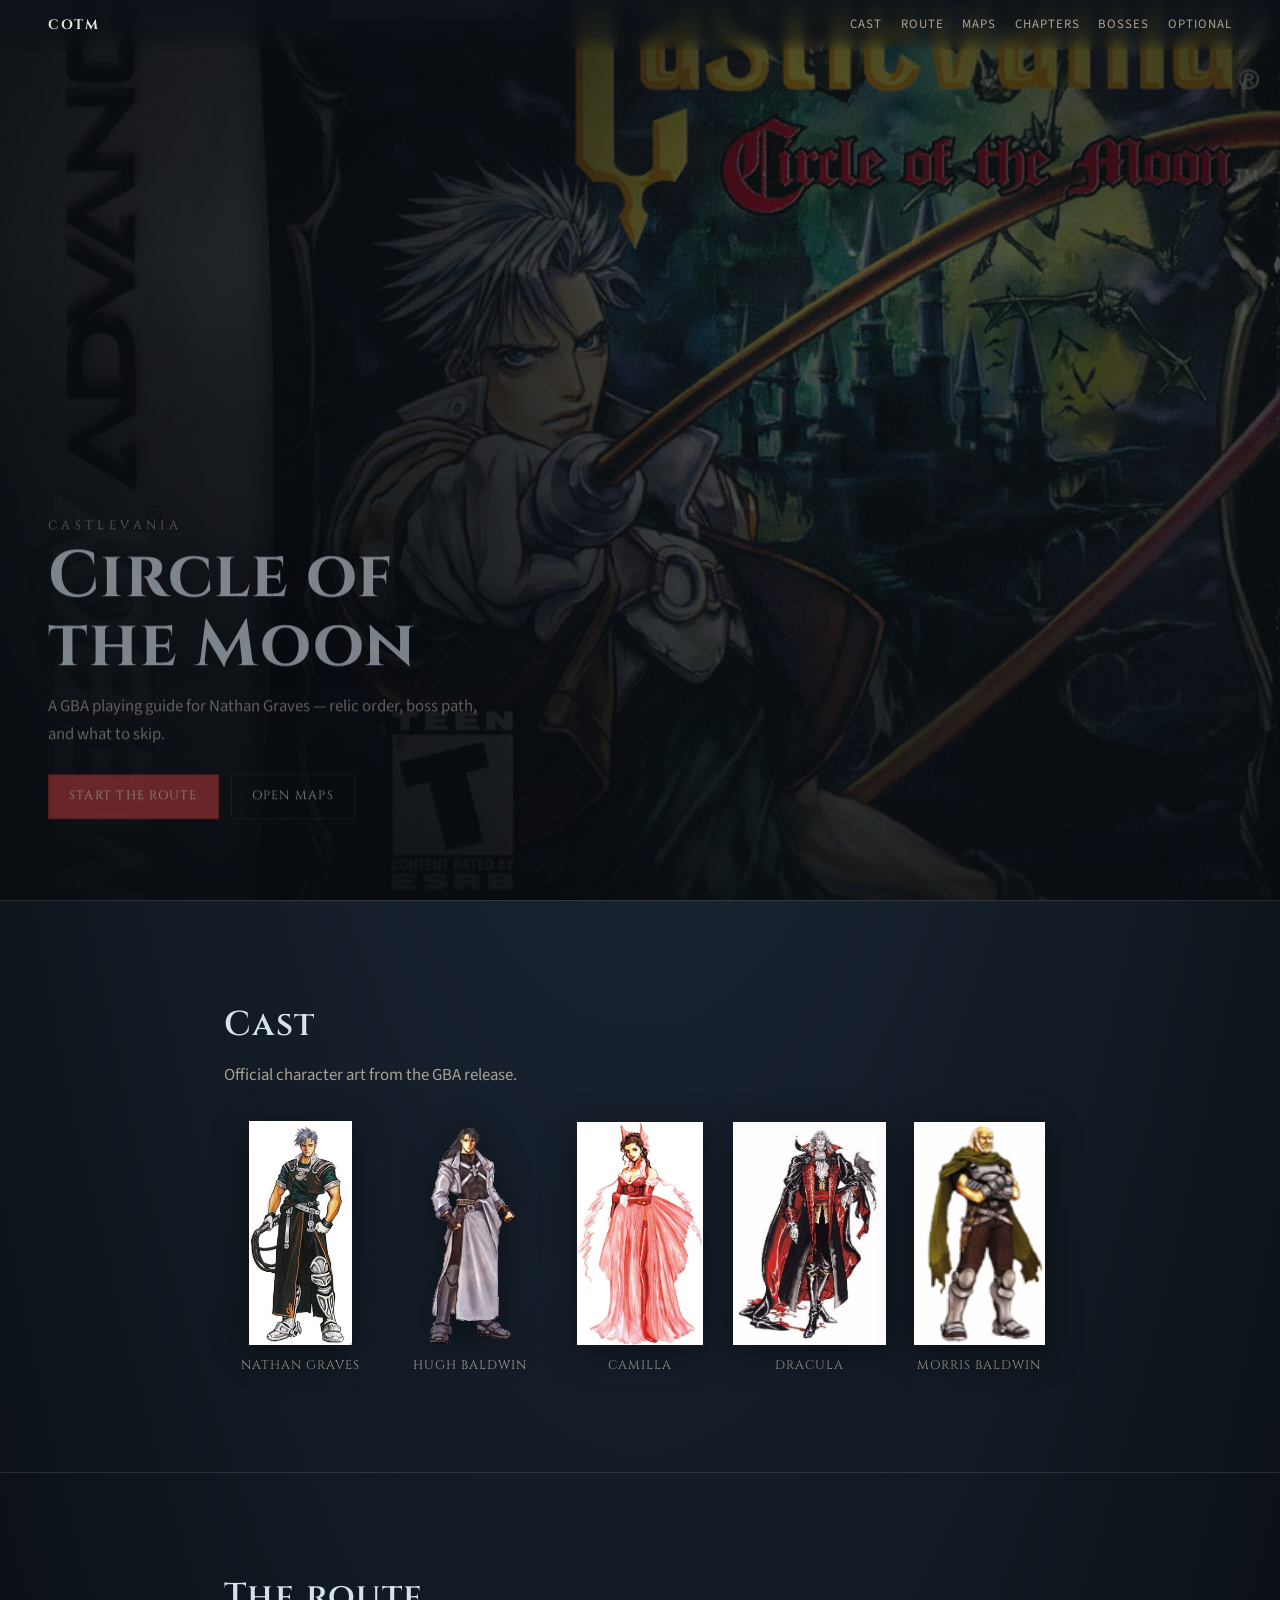
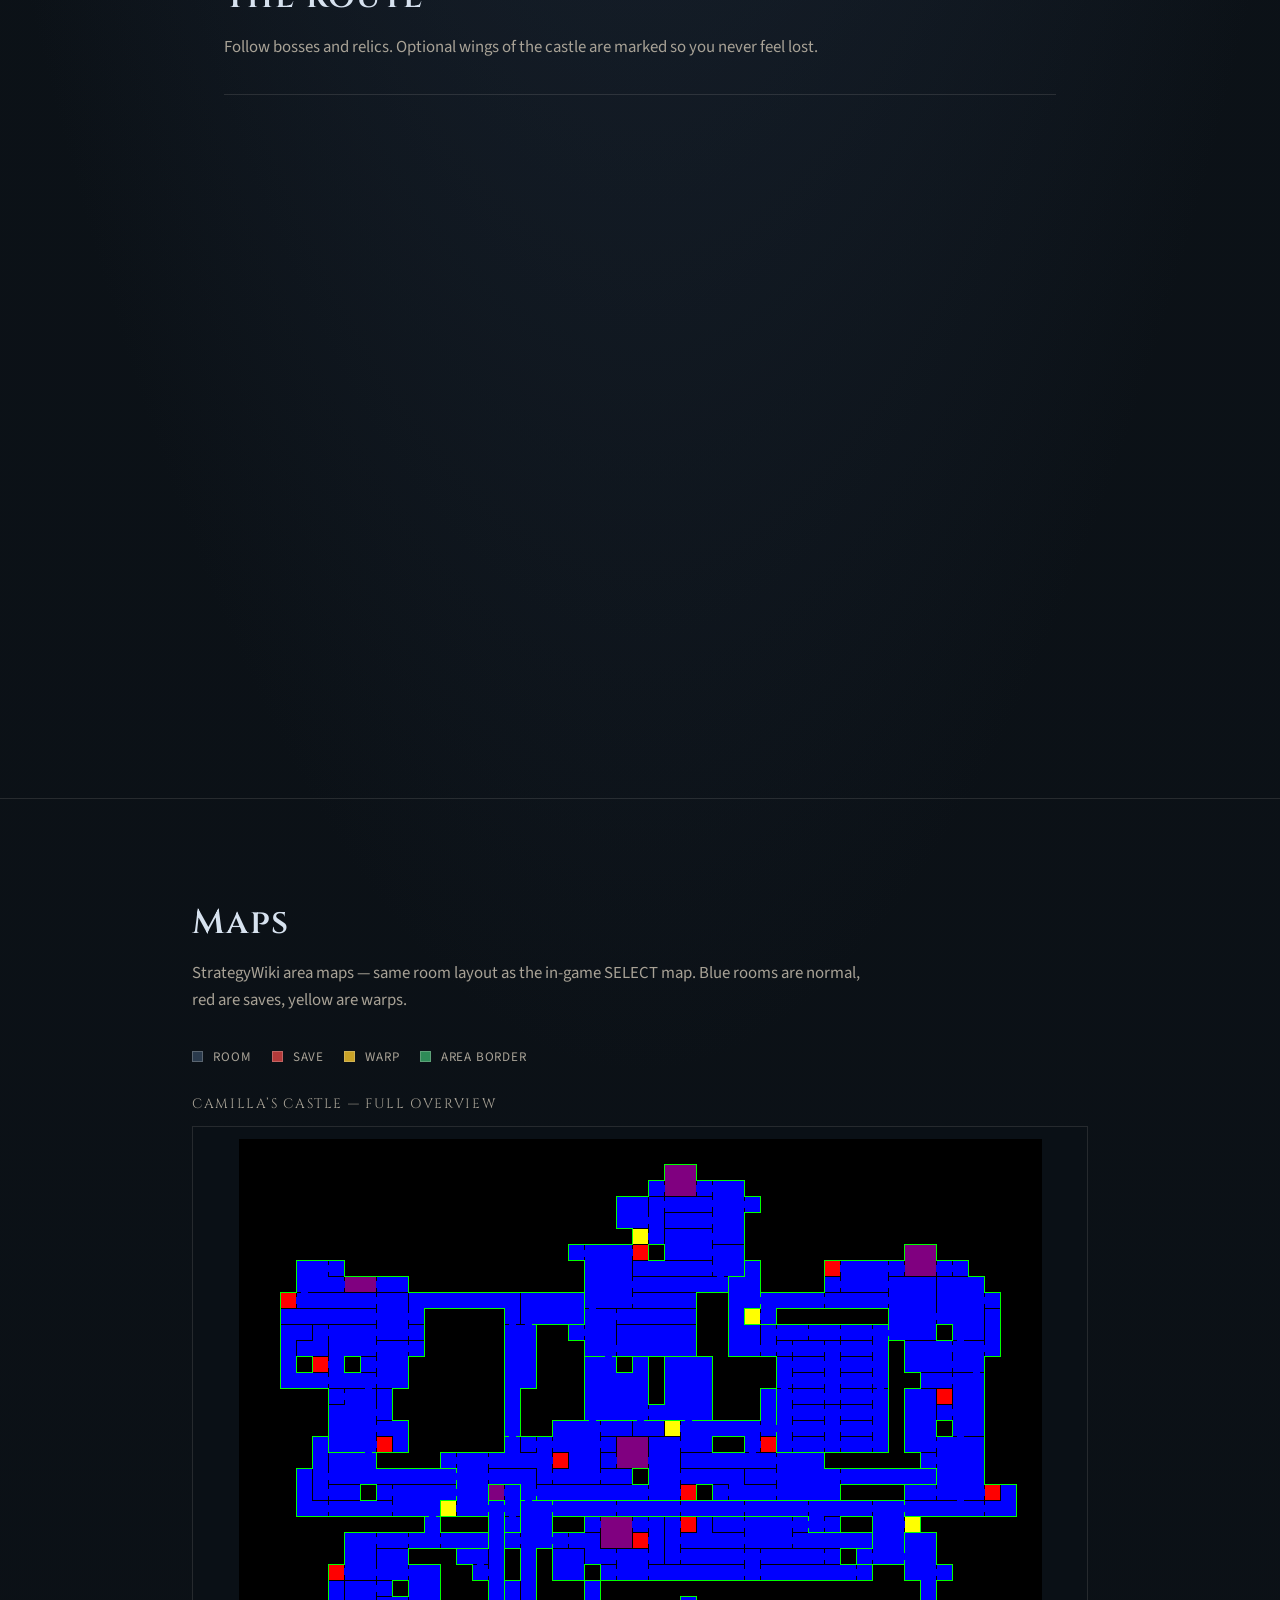
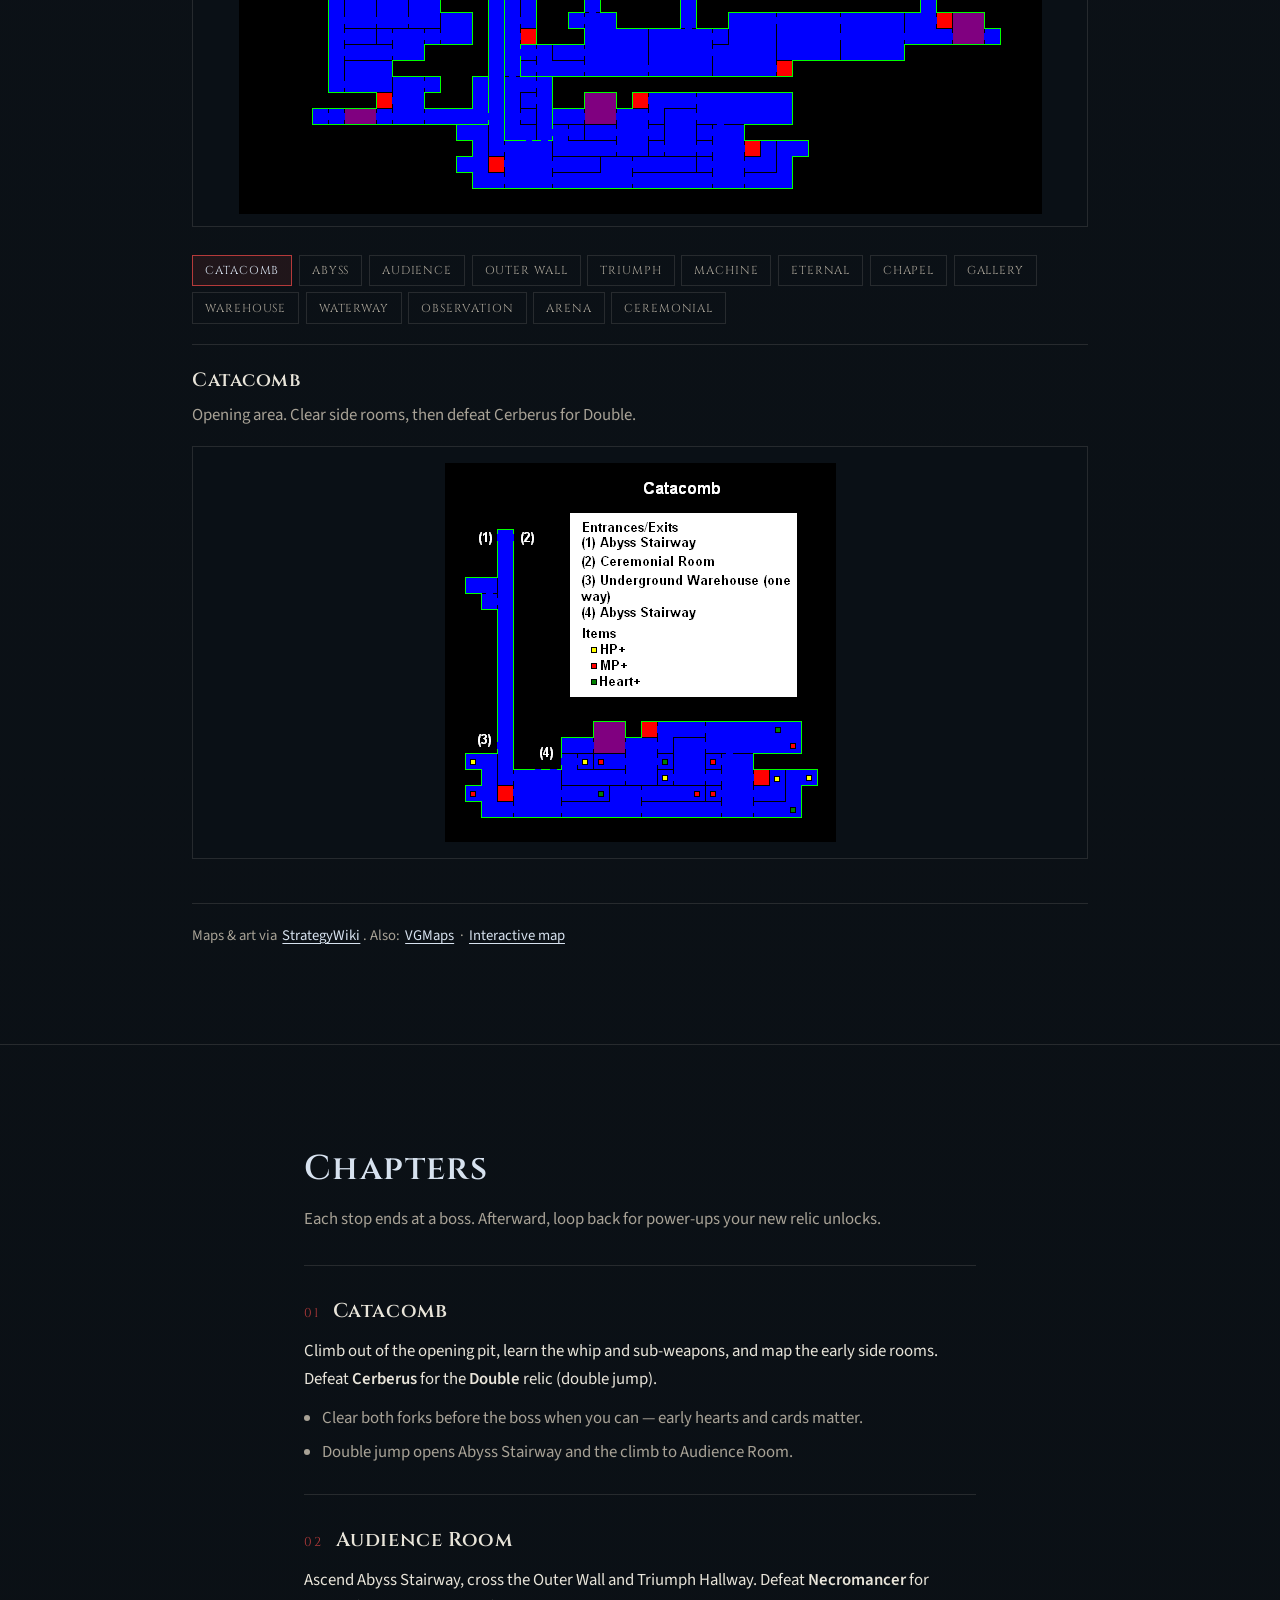
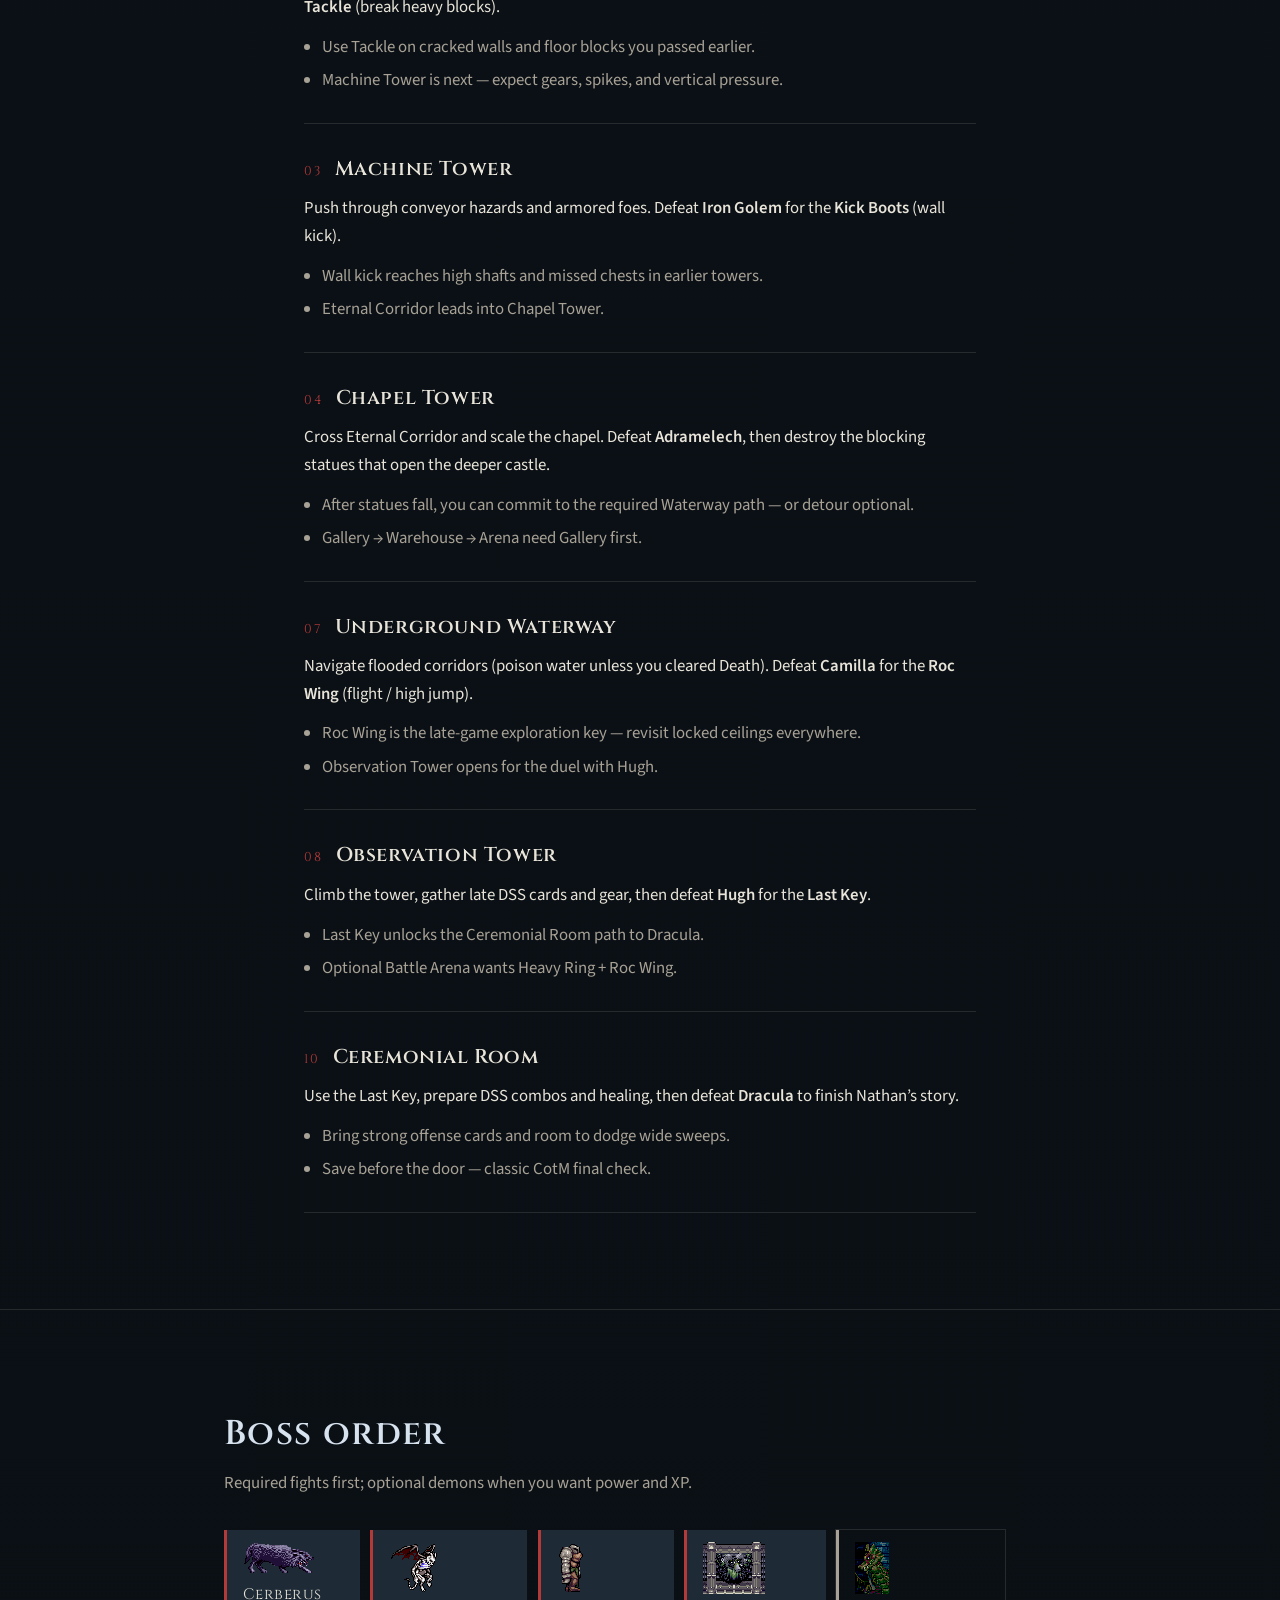
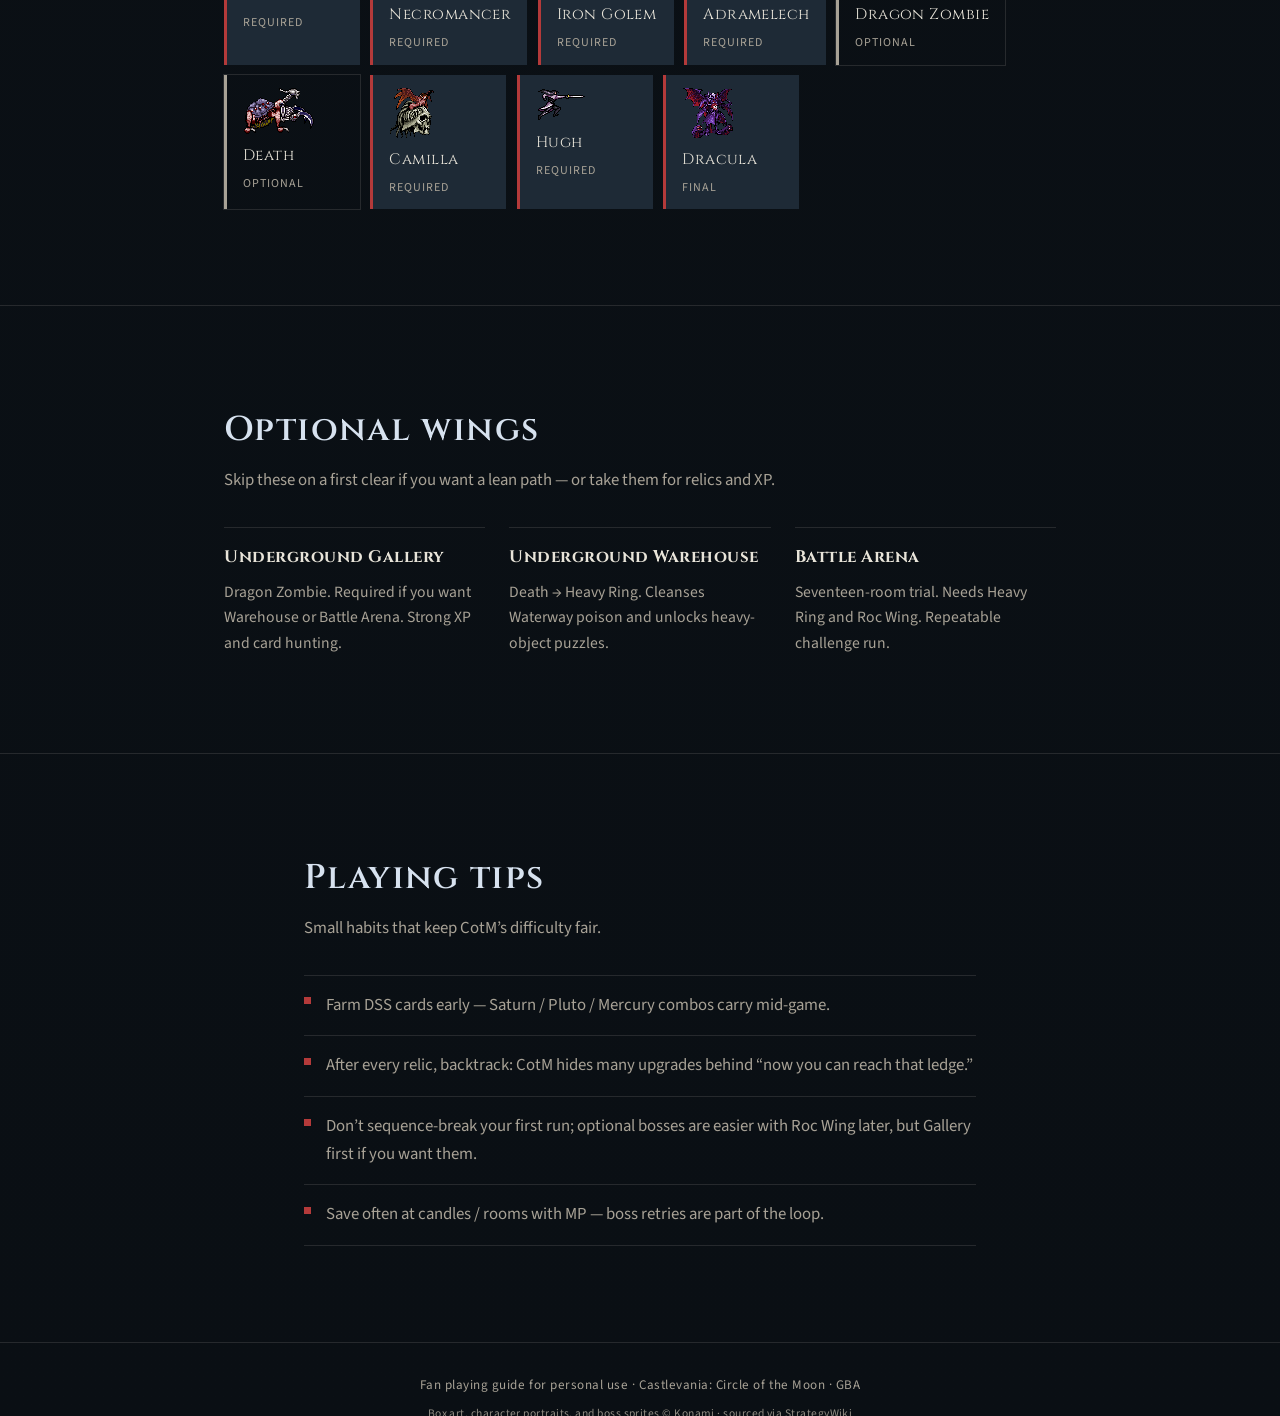
<file: index.html>
<!DOCTYPE html>
<html lang="en">
<head>
  <meta charset="UTF-8" />
  <meta http-equiv="refresh" content="0; url=guides/circle-of-the-moon/" />
  <meta name="viewport" content="width=device-width, initial-scale=1" />
  <title>Retro Guides</title>
  <link rel="canonical" href="guides/circle-of-the-moon/" />
  <style>
    body {
      margin: 0;
      min-height: 100vh;
      display: grid;
      place-items: center;
      font-family: "Source Sans 3", "Segoe UI", sans-serif;
      background: #0c1218;
      color: #e8e4d9;
    }
    a { color: #d7e2ef; }
  </style>
</head>
<body>
  <p><a href="guides/circle-of-the-moon/">Circle of the Moon guide</a></p>
</body>
</html>
</file>
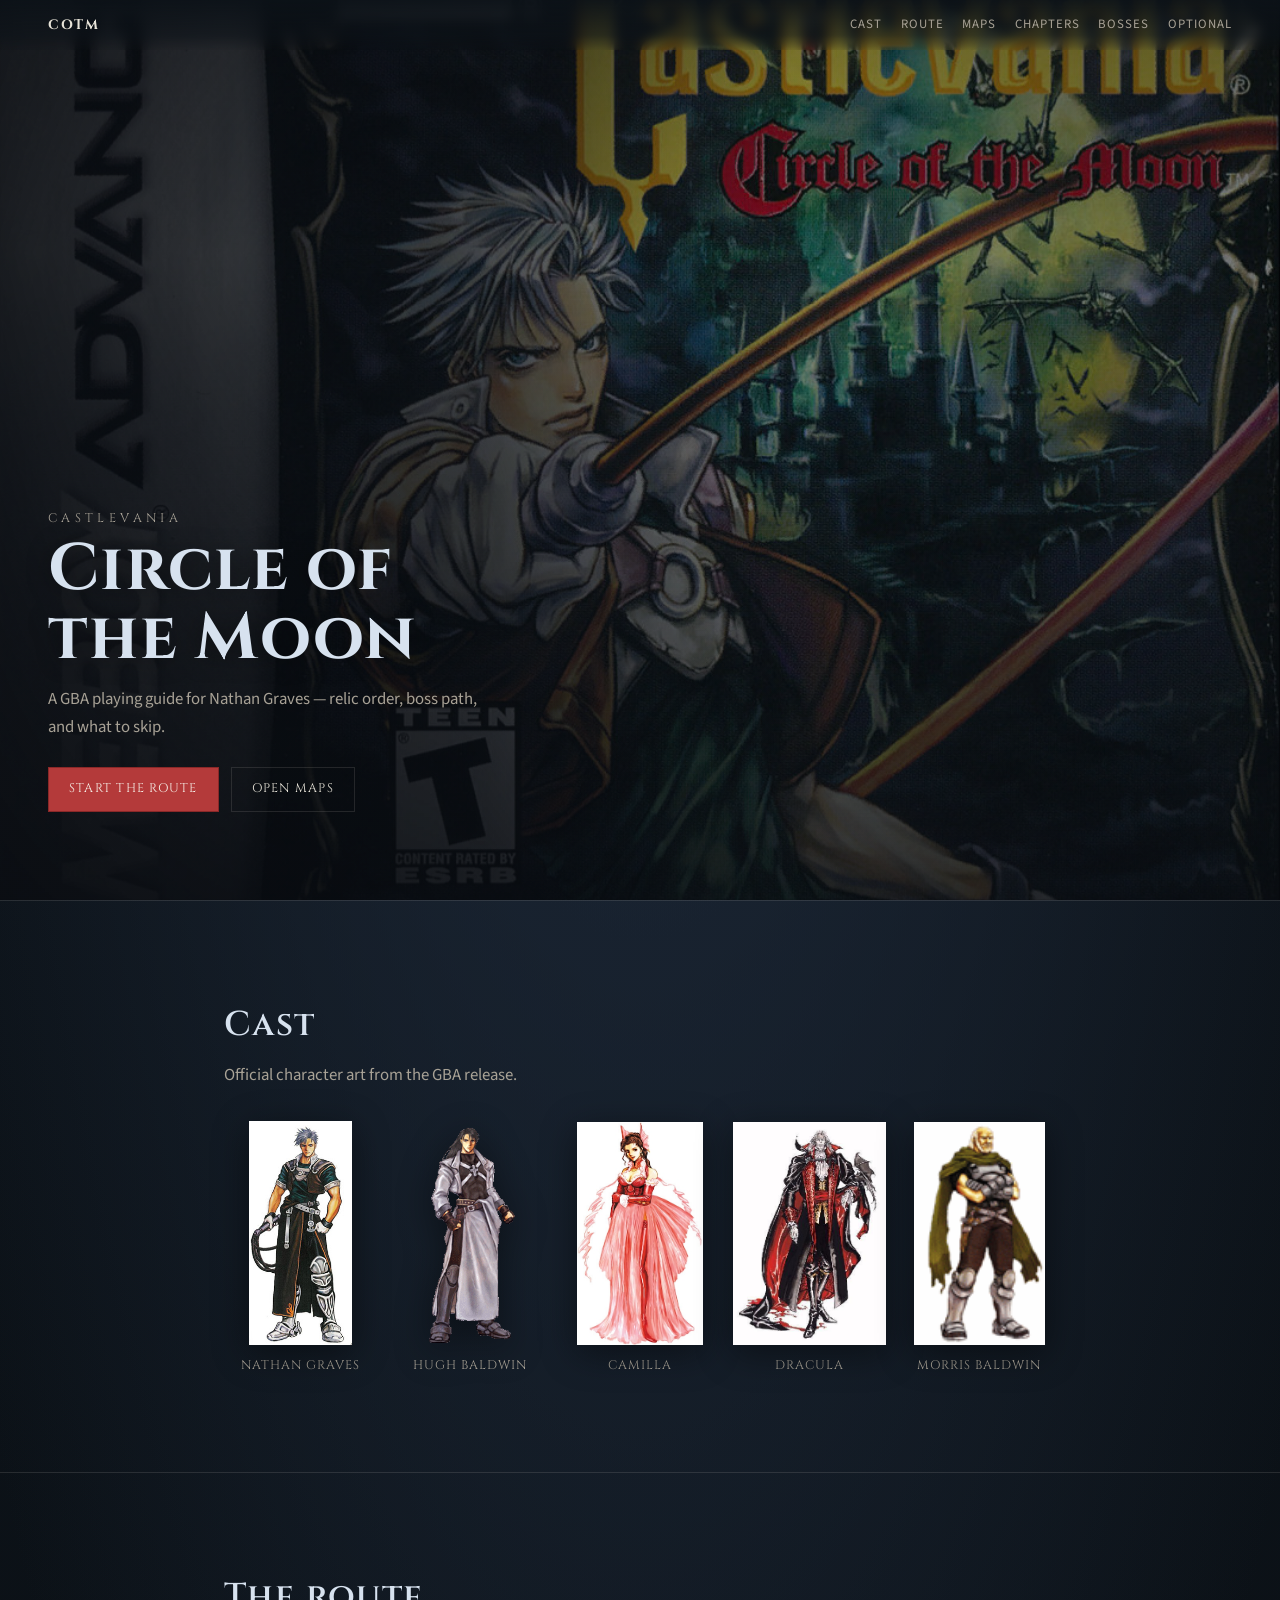
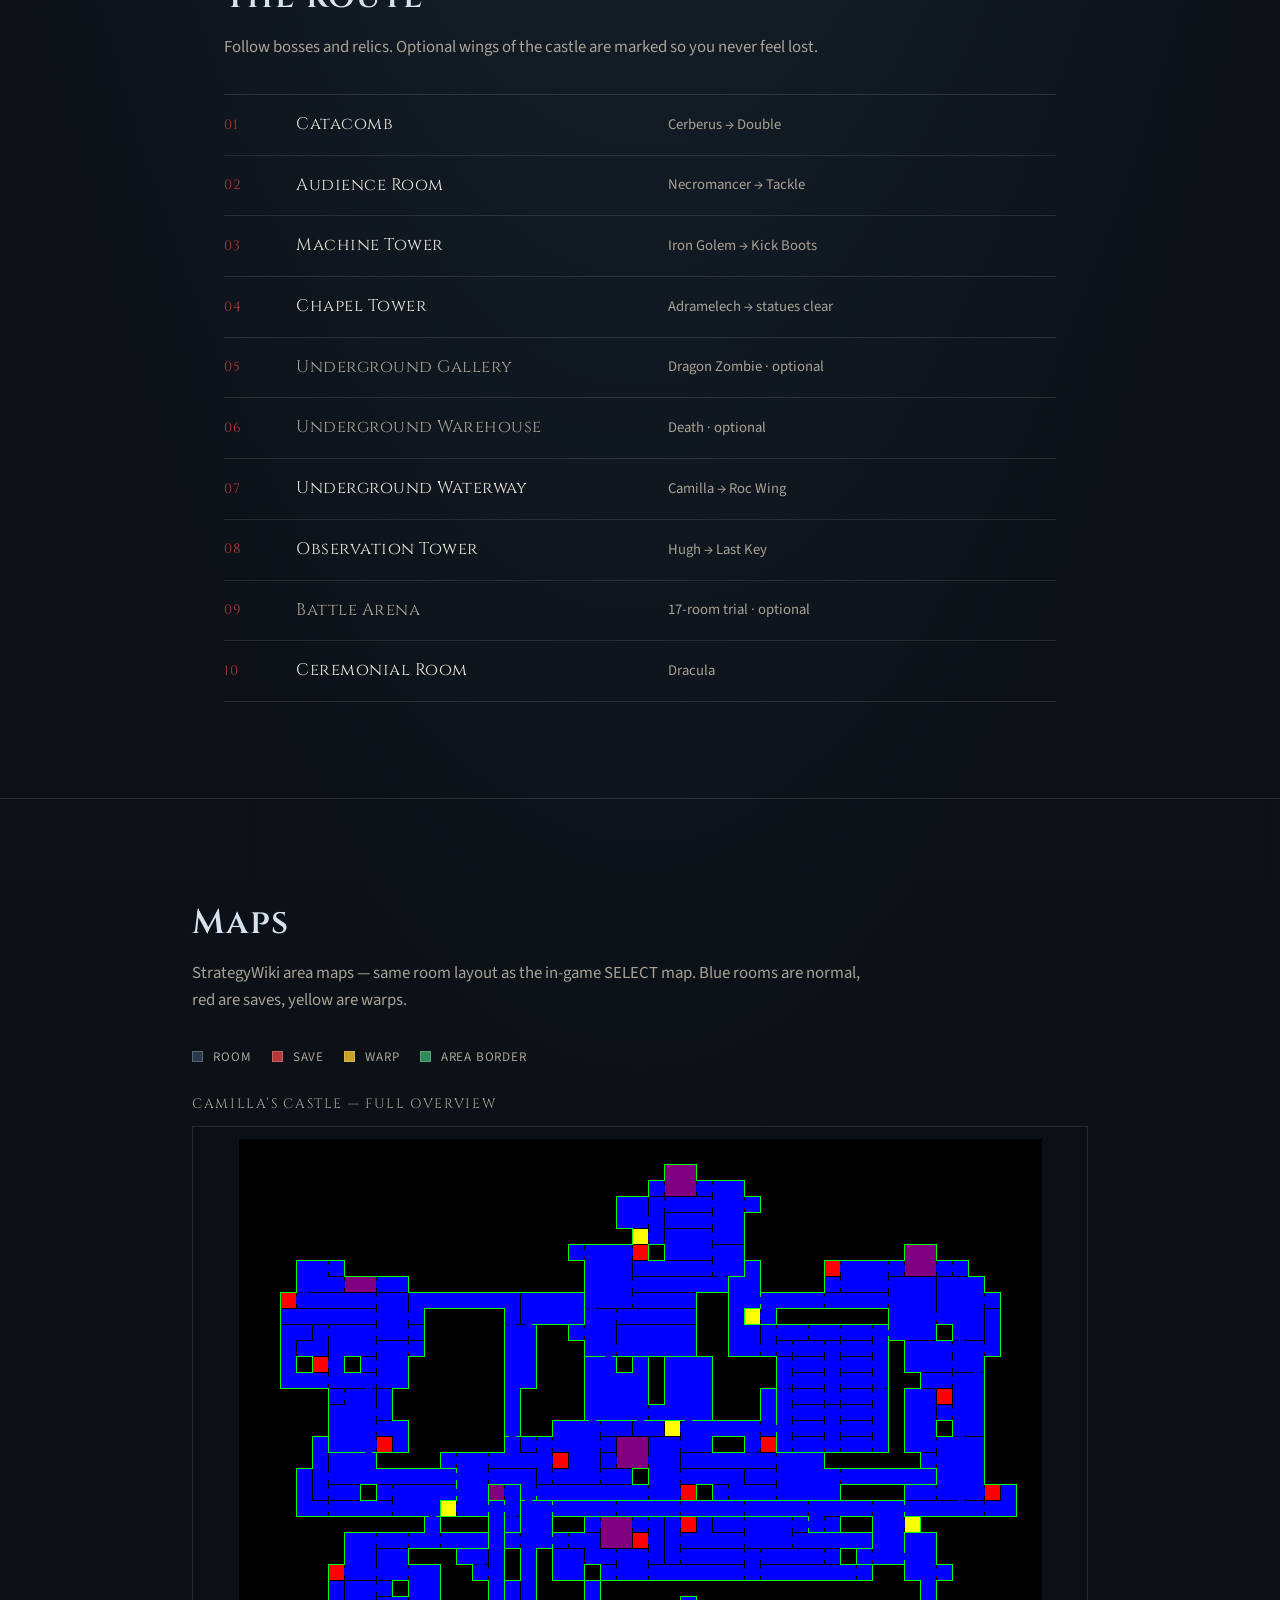
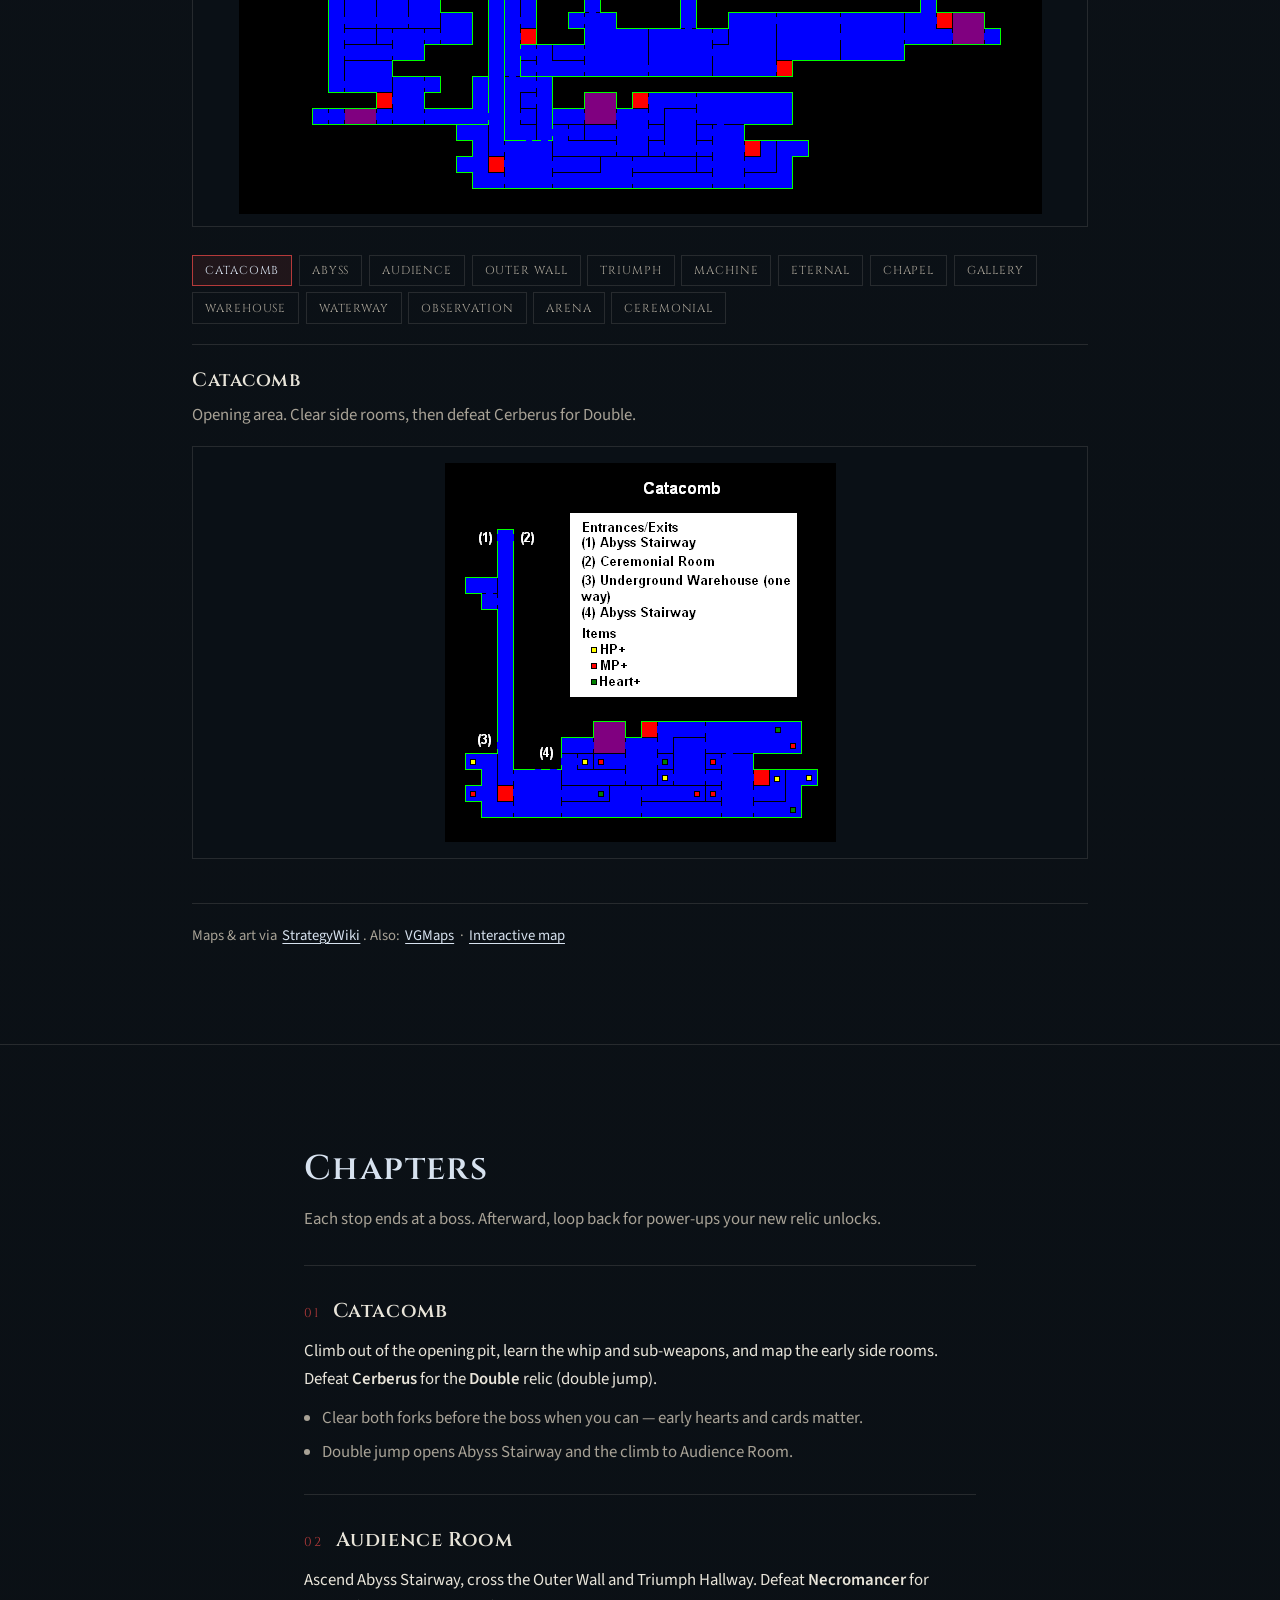
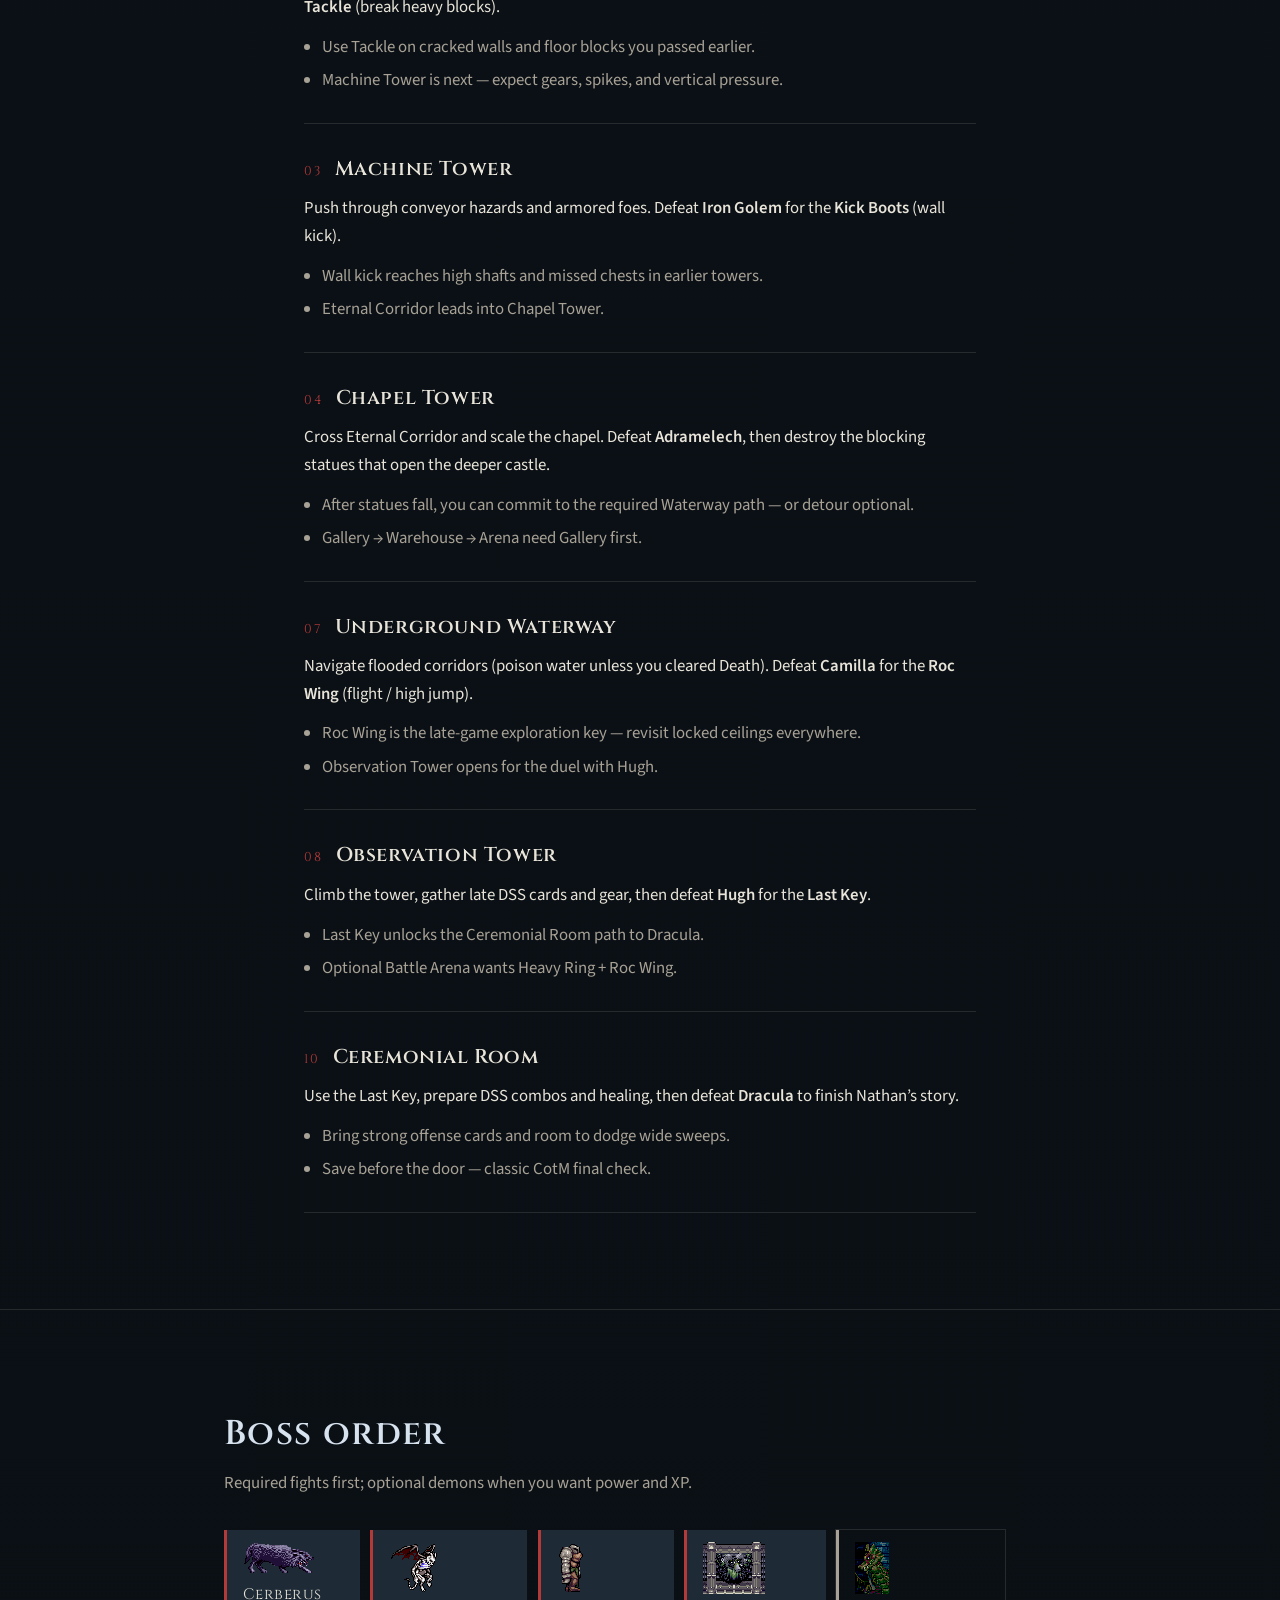
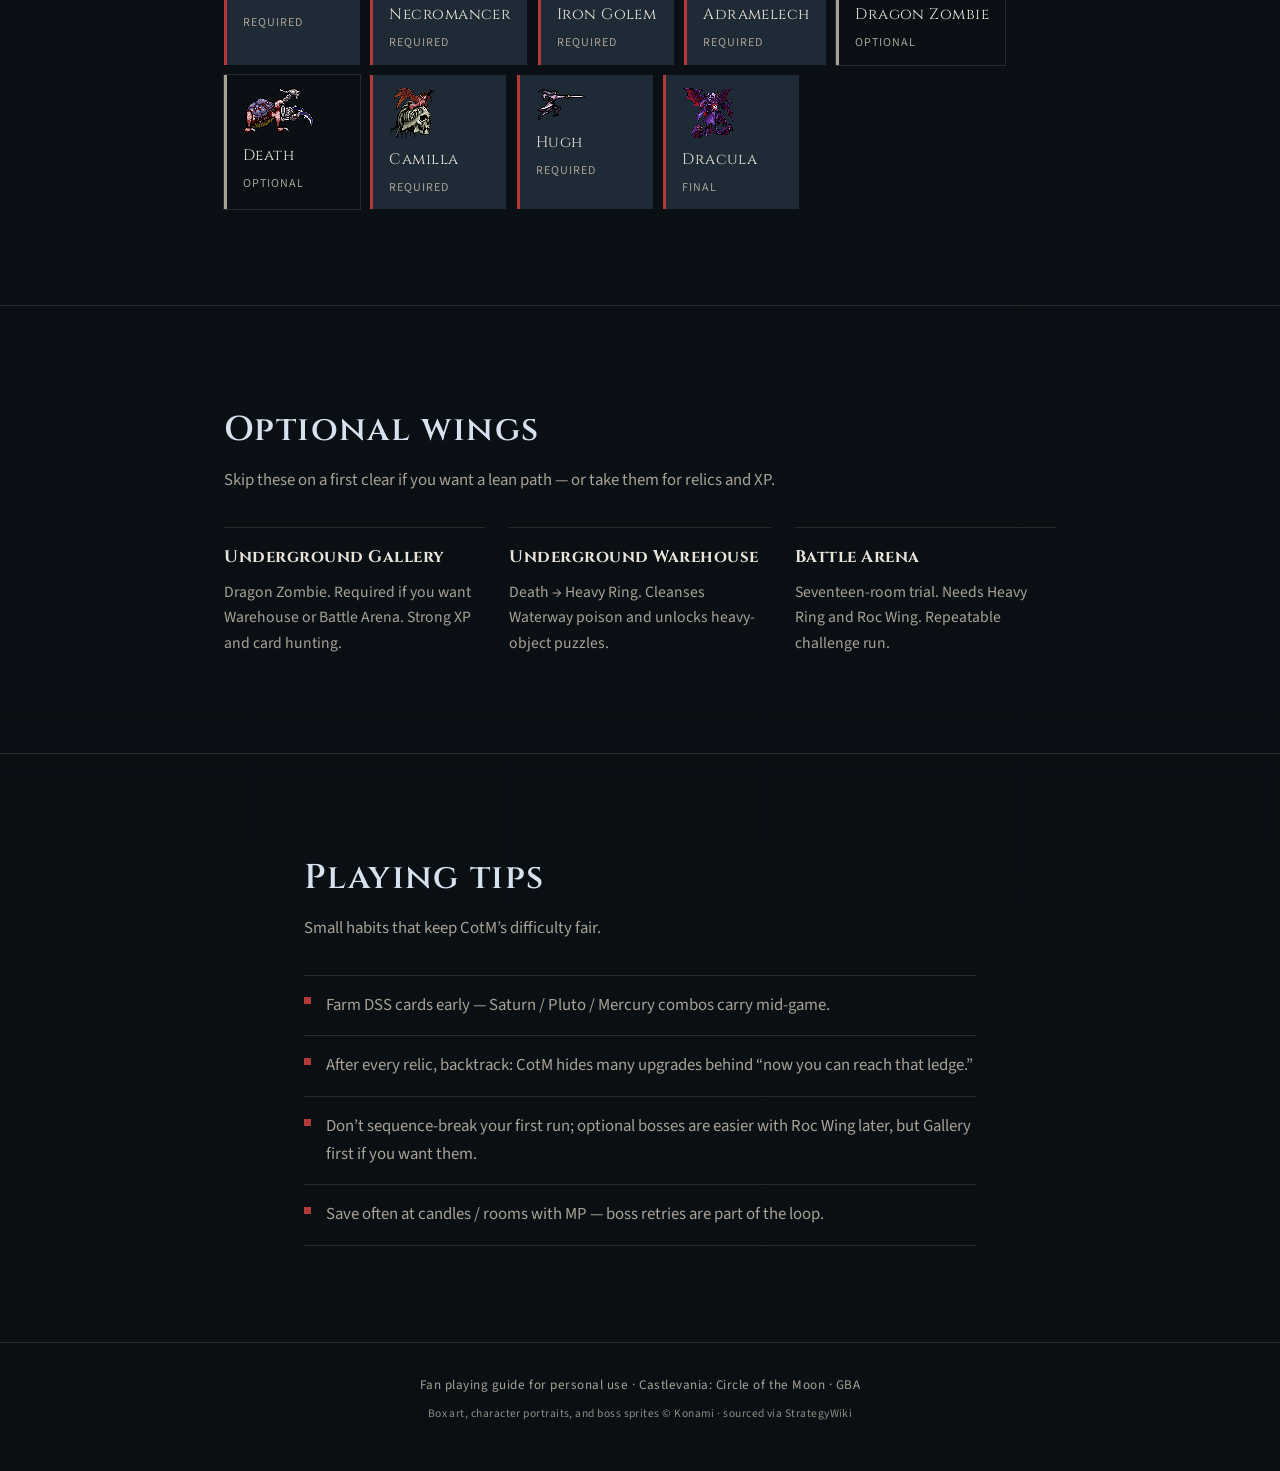
<file: guides/circle-of-the-moon/index.html>
<!DOCTYPE html>
<html lang="en">
<head>
  <meta charset="UTF-8" />
  <meta name="viewport" content="width=device-width, initial-scale=1" />
  <title>Circle of the Moon — Playing Guide</title>
  <meta name="description" content="A clear GBA playing guide for Castlevania: Circle of the Moon — maps, route, bosses, relics, and optional areas." />
  <link rel="preconnect" href="https://fonts.googleapis.com" />
  <link rel="preconnect" href="https://fonts.gstatic.com" crossorigin />
  <link href="https://fonts.googleapis.com/css2?family=Cinzel:wght@400;600;700&family=Source+Sans+3:ital,wght@0,400;0,600;1,400&display=swap" rel="stylesheet" />
  <link rel="stylesheet" href="styles.css" />
</head>
<body>
  <header class="site-nav">
    <a class="nav-brand" href="#top">CotM</a>
    <nav aria-label="Primary">
      <a href="#cast">Cast</a>
      <a href="#route">Route</a>
      <a href="#maps">Maps</a>
      <a href="#chapters">Chapters</a>
      <a href="#bosses">Bosses</a>
      <a href="#optional">Optional</a>
    </nav>
  </header>

  <main id="top">
    <section class="hero" aria-label="Hero">
      <div class="hero-art" aria-hidden="true">
        <img src="art/boxart.jpg" alt="" width="1075" height="1076" />
        <div class="hero-veil"></div>
      </div>
      <div class="hero-copy">
        <p class="brand">Castlevania</p>
        <h1>Circle of the Moon</h1>
        <p class="lede">A GBA playing guide for Nathan Graves — relic order, boss path, and what to skip.</p>
        <div class="hero-actions">
          <a class="btn primary" href="#route">Start the route</a>
          <a class="btn ghost" href="#maps">Open maps</a>
        </div>
      </div>
    </section>

    <section id="cast" class="section cast">
      <div class="section-inner">
        <h2>Cast</h2>
        <p class="section-lede">Official character art from the GBA release.</p>
        <div class="cast-row">
          <figure>
            <img src="art/nathan.jpg" alt="Nathan Graves" width="200" height="434" />
            <figcaption>Nathan Graves</figcaption>
          </figure>
          <figure>
            <img src="art/hugh.gif" alt="Hugh Baldwin" width="136" height="307" />
            <figcaption>Hugh Baldwin</figcaption>
          </figure>
          <figure>
            <img src="art/camilla.jpg" alt="Camilla" width="317" height="564" />
            <figcaption>Camilla</figcaption>
          </figure>
          <figure>
            <img src="art/dracula.jpg" alt="Dracula" width="351" height="511" />
            <figcaption>Dracula</figcaption>
          </figure>
          <figure>
            <img src="art/morris.gif" alt="Morris Baldwin" width="84" height="144" />
            <figcaption>Morris Baldwin</figcaption>
          </figure>
        </div>
      </div>
    </section>

    <section id="route" class="section route">
      <div class="section-inner">
        <h2>The route</h2>
        <p class="section-lede">Follow bosses and relics. Optional wings of the castle are marked so you never feel lost.</p>
        <ol class="route-list">
          <li><span class="step">01</span><span class="place">Catacomb</span><span class="boss">Cerberus → Double</span></li>
          <li><span class="step">02</span><span class="place">Audience Room</span><span class="boss">Necromancer → Tackle</span></li>
          <li><span class="step">03</span><span class="place">Machine Tower</span><span class="boss">Iron Golem → Kick Boots</span></li>
          <li><span class="step">04</span><span class="place">Chapel Tower</span><span class="boss">Adramelech → statues clear</span></li>
          <li class="optional"><span class="step">05</span><span class="place">Underground Gallery</span><span class="boss">Dragon Zombie · optional</span></li>
          <li class="optional"><span class="step">06</span><span class="place">Underground Warehouse</span><span class="boss">Death · optional</span></li>
          <li><span class="step">07</span><span class="place">Underground Waterway</span><span class="boss">Camilla → Roc Wing</span></li>
          <li><span class="step">08</span><span class="place">Observation Tower</span><span class="boss">Hugh → Last Key</span></li>
          <li class="optional"><span class="step">09</span><span class="place">Battle Arena</span><span class="boss">17-room trial · optional</span></li>
          <li><span class="step">10</span><span class="place">Ceremonial Room</span><span class="boss">Dracula</span></li>
        </ol>
      </div>
    </section>

    <section id="maps" class="section maps">
      <div class="section-inner maps-inner">
        <h2>Maps</h2>
        <p class="section-lede">StrategyWiki area maps — same room layout as the in-game SELECT map. Blue rooms are normal, red are saves, yellow are warps.</p>

        <div class="map-legend" aria-label="Map legend">
          <span><i class="swatch room"></i> Room</span>
          <span><i class="swatch save"></i> Save</span>
          <span><i class="swatch warp"></i> Warp</span>
          <span><i class="swatch border"></i> Area border</span>
        </div>

        <figure class="castle-overview">
          <figcaption>Camilla’s Castle — full overview</figcaption>
          <div class="castle-overview-frame">
            <img
              src="maps/castle-overview.png"
              alt="Full Castlevania Circle of the Moon castle map from StrategyWiki"
              width="803"
              height="675"
              class="wiki-map overview-img"
            />
          </div>
        </figure>

        <div class="area-map-picker" role="tablist" aria-label="Area maps">
          <button type="button" role="tab" aria-selected="true" data-area="catacomb">Catacomb</button>
          <button type="button" role="tab" aria-selected="false" data-area="abyss">Abyss</button>
          <button type="button" role="tab" aria-selected="false" data-area="audience">Audience</button>
          <button type="button" role="tab" aria-selected="false" data-area="outer">Outer Wall</button>
          <button type="button" role="tab" aria-selected="false" data-area="triumph">Triumph</button>
          <button type="button" role="tab" aria-selected="false" data-area="machine">Machine</button>
          <button type="button" role="tab" aria-selected="false" data-area="eternal">Eternal</button>
          <button type="button" role="tab" aria-selected="false" data-area="chapel">Chapel</button>
          <button type="button" role="tab" aria-selected="false" data-area="gallery">Gallery</button>
          <button type="button" role="tab" aria-selected="false" data-area="warehouse">Warehouse</button>
          <button type="button" role="tab" aria-selected="false" data-area="waterway">Waterway</button>
          <button type="button" role="tab" aria-selected="false" data-area="observation">Observation</button>
          <button type="button" role="tab" aria-selected="false" data-area="arena">Arena</button>
          <button type="button" role="tab" aria-selected="false" data-area="ceremonial">Ceremonial</button>
        </div>

        <div class="area-panels">
          <article class="area-panel is-active" id="map-catacomb" data-area="catacomb" role="tabpanel">
            <header>
              <h3>Catacomb</h3>
              <p>Opening area. Clear side rooms, then defeat Cerberus for Double.</p>
            </header>
            <figure class="wiki-map-figure">
              <img src="maps/catacomb.png" alt="Catacomb map from StrategyWiki" width="391" height="379" class="wiki-map" />
            </figure>
          </article>

          <article class="area-panel" id="map-abyss" data-area="abyss" role="tabpanel" hidden>
            <header>
              <h3>Abyss Stairway</h3>
              <p>Vertical climb from Catacomb up into the Audience Room approach.</p>
            </header>
            <figure class="wiki-map-figure">
              <img src="maps/abyss-stairway.png" alt="Abyss Stairway map from StrategyWiki" width="100" height="299" class="wiki-map" />
            </figure>
          </article>

          <article class="area-panel" id="map-audience" data-area="audience" role="tabpanel" hidden>
            <header>
              <h3>Audience Room</h3>
              <p>Castle hub. Necromancer here drops Tackle.</p>
            </header>
            <figure class="wiki-map-figure">
              <img src="maps/audience-room.png" alt="Audience Room map from StrategyWiki" width="538" height="439" class="wiki-map" />
            </figure>
          </article>

          <article class="area-panel" id="map-outer" data-area="outer" role="tabpanel" hidden>
            <header>
              <h3>Outer Wall</h3>
              <p>Connects Audience Room routes along the castle face.</p>
            </header>
            <figure class="wiki-map-figure">
              <img src="maps/outer-wall.png" alt="Outer Wall map from StrategyWiki" width="187" height="113" class="wiki-map" />
            </figure>
          </article>

          <article class="area-panel" id="map-triumph" data-area="triumph" role="tabpanel" hidden>
            <header>
              <h3>Triumph Hallway</h3>
              <p>Link between Audience Room and Machine Tower.</p>
            </header>
            <figure class="wiki-map-figure">
              <img src="maps/triumph-hallway.png" alt="Triumph Hallway map from StrategyWiki" width="215" height="119" class="wiki-map" />
            </figure>
          </article>

          <article class="area-panel" id="map-machine" data-area="machine" role="tabpanel" hidden>
            <header>
              <h3>Machine Tower</h3>
              <p>Vertical tower. Iron Golem drops Kick Boots.</p>
            </header>
            <figure class="wiki-map-figure">
              <img src="maps/machine-tower.png" alt="Machine Tower map from StrategyWiki" width="357" height="401" class="wiki-map" />
            </figure>
          </article>

          <article class="area-panel" id="map-eternal" data-area="eternal" role="tabpanel" hidden>
            <header>
              <h3>Eternal Corridor</h3>
              <p>Approach corridor into Chapel Tower.</p>
            </header>
            <figure class="wiki-map-figure">
              <img src="maps/eternal-corridor.png" alt="Eternal Corridor map from StrategyWiki" width="407" height="103" class="wiki-map" />
            </figure>
          </article>

          <article class="area-panel" id="map-chapel" data-area="chapel" role="tabpanel" hidden>
            <header>
              <h3>Chapel Tower</h3>
              <p>Adramelech fight. Clearing statues opens the lower castle.</p>
            </header>
            <figure class="wiki-map-figure">
              <img src="maps/chapel-tower.png" alt="Chapel Tower map from StrategyWiki" width="558" height="357" class="wiki-map" />
            </figure>
          </article>

          <article class="area-panel" id="map-gallery" data-area="gallery" role="tabpanel" hidden>
            <header>
              <h3>Underground Gallery <em>optional</em></h3>
              <p>Dragon Zombie. Required before Warehouse or Battle Arena.</p>
            </header>
            <figure class="wiki-map-figure">
              <img src="maps/underground-gallery.png" alt="Underground Gallery map from StrategyWiki" width="376" height="275" class="wiki-map" />
            </figure>
          </article>

          <article class="area-panel" id="map-warehouse" data-area="warehouse" role="tabpanel" hidden>
            <header>
              <h3>Underground Warehouse <em>optional</em></h3>
              <p>Death drops Heavy Ring and cleanses Waterway poison.</p>
            </header>
            <figure class="wiki-map-figure">
              <img src="maps/underground-warehouse.png" alt="Underground Warehouse map from StrategyWiki" width="272" height="455" class="wiki-map" />
            </figure>
          </article>

          <article class="area-panel" id="map-waterway" data-area="waterway" role="tabpanel" hidden>
            <header>
              <h3>Underground Waterway</h3>
              <p>Camilla drops Roc Wing for late-game flight.</p>
            </header>
            <figure class="wiki-map-figure">
              <img src="maps/underground-waterway.png" alt="Underground Waterway map from StrategyWiki" width="544" height="324" class="wiki-map" />
            </figure>
          </article>

          <article class="area-panel" id="map-observation" data-area="observation" role="tabpanel" hidden>
            <header>
              <h3>Observation Tower</h3>
              <p>Hugh drops the Last Key to the Ceremonial Room.</p>
            </header>
            <figure class="wiki-map-figure">
              <img src="maps/observation-tower.png" alt="Observation Tower map from StrategyWiki" width="268" height="381" class="wiki-map" />
            </figure>
          </article>

          <article class="area-panel" id="map-arena" data-area="arena" role="tabpanel" hidden>
            <header>
              <h3>Battle Arena <em>optional</em></h3>
              <p>Seventeen-room trial. Needs Heavy Ring and Roc Wing.</p>
            </header>
            <figure class="wiki-map-figure">
              <img src="maps/battle-arena.png" alt="Battle Arena map from StrategyWiki" width="256" height="405" class="wiki-map" />
            </figure>
          </article>

          <article class="area-panel" id="map-ceremonial" data-area="ceremonial" role="tabpanel" hidden>
            <header>
              <h3>Ceremonial Room</h3>
              <p>Final chamber — Dracula. Last Key required.</p>
            </header>
            <figure class="wiki-map-figure">
              <img src="maps/ceremonial-room.png" alt="Ceremonial Room map from StrategyWiki" width="200" height="223" class="wiki-map" />
            </figure>
          </article>
        </div>

        <p class="map-credit">
          Maps &amp; art via
          <a href="https://strategywiki.org/wiki/Castlevania:_Circle_of_the_Moon/Maps" target="_blank" rel="noopener">StrategyWiki</a>.
          Also:
          <a href="https://vgmaps.de/maps/gba/castlevania-circle-of-the-moon" target="_blank" rel="noopener">VGMaps</a>
          ·
          <a href="https://petercypers.github.io/COTM_interactive_map/" target="_blank" rel="noopener">Interactive map</a>
        </p>
      </div>
    </section>

    <section id="chapters" class="section chapters">
      <div class="section-inner">
        <h2>Chapters</h2>
        <p class="section-lede">Each stop ends at a boss. Afterward, loop back for power-ups your new relic unlocks.</p>

        <article class="chapter" id="catacomb">
          <header>
            <span class="chapter-num">01</span>
            <h3>Catacomb</h3>
          </header>
          <p>Climb out of the opening pit, learn the whip and sub-weapons, and map the early side rooms. Defeat <strong>Cerberus</strong> for the <strong>Double</strong> relic (double jump).</p>
          <ul>
            <li>Clear both forks before the boss when you can — early hearts and cards matter.</li>
            <li>Double jump opens Abyss Stairway and the climb to Audience Room.</li>
          </ul>
        </article>

        <article class="chapter" id="audience">
          <header>
            <span class="chapter-num">02</span>
            <h3>Audience Room</h3>
          </header>
          <p>Ascend Abyss Stairway, cross the Outer Wall and Triumph Hallway. Defeat <strong>Necromancer</strong> for <strong>Tackle</strong> (break heavy blocks).</p>
          <ul>
            <li>Use Tackle on cracked walls and floor blocks you passed earlier.</li>
            <li>Machine Tower is next — expect gears, spikes, and vertical pressure.</li>
          </ul>
        </article>

        <article class="chapter" id="machine">
          <header>
            <span class="chapter-num">03</span>
            <h3>Machine Tower</h3>
          </header>
          <p>Push through conveyor hazards and armored foes. Defeat <strong>Iron Golem</strong> for the <strong>Kick Boots</strong> (wall kick).</p>
          <ul>
            <li>Wall kick reaches high shafts and missed chests in earlier towers.</li>
            <li>Eternal Corridor leads into Chapel Tower.</li>
          </ul>
        </article>

        <article class="chapter" id="chapel">
          <header>
            <span class="chapter-num">04</span>
            <h3>Chapel Tower</h3>
          </header>
          <p>Cross Eternal Corridor and scale the chapel. Defeat <strong>Adramelech</strong>, then destroy the blocking statues that open the deeper castle.</p>
          <ul>
            <li>After statues fall, you can commit to the required Waterway path — or detour optional.</li>
            <li>Gallery → Warehouse → Arena need Gallery first.</li>
          </ul>
        </article>

        <article class="chapter" id="waterway">
          <header>
            <span class="chapter-num">07</span>
            <h3>Underground Waterway</h3>
          </header>
          <p>Navigate flooded corridors (poison water unless you cleared Death). Defeat <strong>Camilla</strong> for the <strong>Roc Wing</strong> (flight / high jump).</p>
          <ul>
            <li>Roc Wing is the late-game exploration key — revisit locked ceilings everywhere.</li>
            <li>Observation Tower opens for the duel with Hugh.</li>
          </ul>
        </article>

        <article class="chapter" id="observation">
          <header>
            <span class="chapter-num">08</span>
            <h3>Observation Tower</h3>
          </header>
          <p>Climb the tower, gather late DSS cards and gear, then defeat <strong>Hugh</strong> for the <strong>Last Key</strong>.</p>
          <ul>
            <li>Last Key unlocks the Ceremonial Room path to Dracula.</li>
            <li>Optional Battle Arena wants Heavy Ring + Roc Wing.</li>
          </ul>
        </article>

        <article class="chapter" id="ceremonial">
          <header>
            <span class="chapter-num">10</span>
            <h3>Ceremonial Room</h3>
          </header>
          <p>Use the Last Key, prepare DSS combos and healing, then defeat <strong>Dracula</strong> to finish Nathan’s story.</p>
          <ul>
            <li>Bring strong offense cards and room to dodge wide sweeps.</li>
            <li>Save before the door — classic CotM final check.</li>
          </ul>
        </article>
      </div>
    </section>

    <section id="bosses" class="section bosses">
      <div class="section-inner">
        <h2>Boss order</h2>
        <p class="section-lede">Required fights first; optional demons when you want power and XP.</p>
        <div class="boss-rail" role="list">
          <div class="boss-chip" role="listitem"><img src="art/boss-cerberus.gif" alt="" width="110" height="49" /><span>Cerberus</span><em>required</em></div>
          <div class="boss-chip" role="listitem"><img src="art/boss-necromancer.gif" alt="" width="56" height="59" /><span>Necromancer</span><em>required</em></div>
          <div class="boss-chip" role="listitem"><img src="art/boss-iron-golem.gif" alt="" width="31" height="57" /><span>Iron Golem</span><em>required</em></div>
          <div class="boss-chip" role="listitem"><img src="art/boss-adramelech.gif" alt="" width="220" height="184" /><span>Adramelech</span><em>required</em></div>
          <div class="boss-chip opt" role="listitem"><img src="art/boss-dragon-zombie.gif" alt="" width="80" height="122" /><span>Dragon Zombie</span><em>optional</em></div>
          <div class="boss-chip opt" role="listitem"><img src="art/boss-death.gif" alt="" width="98" height="66" /><span>Death</span><em>optional</em></div>
          <div class="boss-chip" role="listitem"><img src="art/boss-camilla.gif" alt="" width="111" height="126" /><span>Camilla</span><em>required</em></div>
          <div class="boss-chip" role="listitem"><img src="art/boss-hugh.gif" alt="" width="51" height="35" /><span>Hugh</span><em>required</em></div>
          <div class="boss-chip" role="listitem"><img src="art/boss-dracula.gif" alt="" width="128" height="129" /><span>Dracula</span><em>final</em></div>
        </div>
      </div>
    </section>

    <section id="optional" class="section optional-areas">
      <div class="section-inner">
        <h2>Optional wings</h2>
        <p class="section-lede">Skip these on a first clear if you want a lean path — or take them for relics and XP.</p>
        <div class="opt-grid">
          <article>
            <h3>Underground Gallery</h3>
            <p>Dragon Zombie. Required if you want Warehouse or Battle Arena. Strong XP and card hunting.</p>
          </article>
          <article>
            <h3>Underground Warehouse</h3>
            <p>Death → Heavy Ring. Cleanses Waterway poison and unlocks heavy-object puzzles.</p>
          </article>
          <article>
            <h3>Battle Arena</h3>
            <p>Seventeen-room trial. Needs Heavy Ring and Roc Wing. Repeatable challenge run.</p>
          </article>
        </div>
      </div>
    </section>

    <section class="section tips">
      <div class="section-inner">
        <h2>Playing tips</h2>
        <p class="section-lede">Small habits that keep CotM’s difficulty fair.</p>
        <ul class="tip-list">
          <li>Farm DSS cards early — Saturn / Pluto / Mercury combos carry mid-game.</li>
          <li>After every relic, backtrack: CotM hides many upgrades behind “now you can reach that ledge.”</li>
          <li>Don’t sequence-break your first run; optional bosses are easier with Roc Wing later, but Gallery first if you want them.</li>
          <li>Save often at candles / rooms with MP — boss retries are part of the loop.</li>
        </ul>
      </div>
    </section>
  </main>

  <footer class="site-footer">
    <p>Fan playing guide for personal use · Castlevania: Circle of the Moon · GBA</p>
    <p class="art-credit">Box art, character portraits, and boss sprites © Konami · sourced via StrategyWiki</p>
  </footer>

  <script src="script.js"></script>
</body>
</html>
</file>
<file: guides/circle-of-the-moon/styles.css>
:root {
  --ink: #e8e4d9;
  --ink-dim: #a8a296;
  --night: #0c1218;
  --night-2: #141c26;
  --slate: #1e2a36;
  --moon: #d7e2ef;
  --moon-glow: rgba(215, 226, 239, 0.35);
  --crimson: #b43a3a;
  --crimson-deep: #8a2828;
  --line: rgba(232, 228, 217, 0.12);
  --font-display: "Cinzel", "Times New Roman", serif;
  --font-body: "Source Sans 3", "Segoe UI", sans-serif;
  --pad: clamp(1.25rem, 4vw, 3rem);
  --max: 42rem;
  --max-wide: 52rem;
}

*,
*::before,
*::after {
  box-sizing: border-box;
}

html {
  scroll-behavior: smooth;
}

body {
  margin: 0;
  color: var(--ink);
  font-family: var(--font-body);
  font-size: 1.05rem;
  line-height: 1.65;
  background:
    radial-gradient(120% 80% at 50% -10%, #243246 0%, transparent 55%),
    linear-gradient(180deg, var(--night) 0%, #0a0f14 100%);
  min-height: 100vh;
}

img {
  max-width: 100%;
}

a {
  color: var(--moon);
  text-decoration-thickness: 1px;
  text-underline-offset: 0.2em;
}

a:hover {
  color: #fff;
}

.site-nav {
  position: fixed;
  inset: 0 0 auto;
  z-index: 20;
  display: flex;
  align-items: center;
  justify-content: space-between;
  gap: 1rem;
  padding: 0.85rem var(--pad);
  background: linear-gradient(180deg, rgba(12, 18, 24, 0.92), rgba(12, 18, 24, 0.55) 70%, transparent);
  backdrop-filter: blur(6px);
}

.nav-brand {
  font-family: var(--font-display);
  font-weight: 700;
  letter-spacing: 0.12em;
  text-transform: uppercase;
  font-size: 0.85rem;
  color: var(--ink);
  text-decoration: none;
}

.site-nav nav {
  display: flex;
  flex-wrap: wrap;
  gap: 0.85rem 1.15rem;
}

.site-nav nav a {
  font-size: 0.8rem;
  letter-spacing: 0.08em;
  text-transform: uppercase;
  text-decoration: none;
  color: var(--ink-dim);
}

.site-nav nav a:hover {
  color: var(--ink);
}

/* —— Hero —— */
.hero {
  position: relative;
  min-height: 100svh;
  display: grid;
  align-items: end;
  overflow: hidden;
  isolation: isolate;
}

.hero-art {
  position: absolute;
  inset: 0;
  z-index: -1;
  background: #0c1218;
}

.hero-art img {
  width: 100%;
  height: 100%;
  object-fit: cover;
  object-position: 62% center;
  animation: art-in 1.6s ease-out both;
}

.hero-veil {
  position: absolute;
  inset: 0;
  background:
    linear-gradient(90deg, rgba(8, 11, 16, 0.92) 0%, rgba(8, 11, 16, 0.72) 38%, rgba(8, 11, 16, 0.28) 62%, rgba(8, 11, 16, 0.45) 100%),
    linear-gradient(180deg, rgba(8, 11, 16, 0.35) 0%, transparent 28%, rgba(8, 11, 16, 0.75) 100%);
  pointer-events: none;
}

.hero-copy {
  position: relative;
  padding: calc(5rem + var(--pad)) var(--pad) clamp(3rem, 10vh, 5.5rem);
  max-width: 36rem;
  animation: copy-in 1.2s ease 0.35s both;
}

.brand {
  margin: 0 0 0.35rem;
  font-family: var(--font-display);
  font-size: 0.78rem;
  letter-spacing: 0.35em;
  text-transform: uppercase;
  color: var(--ink-dim);
}

.hero h1 {
  margin: 0 0 0.85rem;
  font-family: var(--font-display);
  font-weight: 700;
  font-size: clamp(2.4rem, 7vw, 4.1rem);
  line-height: 1.05;
  letter-spacing: 0.02em;
  color: var(--moon);
  text-shadow: 0 2px 24px rgba(0, 0, 0, 0.45);
}

.lede {
  margin: 0 0 1.6rem;
  color: var(--ink-dim);
  font-size: 1.05rem;
  max-width: 28rem;
}

.hero-actions {
  display: flex;
  flex-wrap: wrap;
  gap: 0.75rem;
}

.btn {
  display: inline-flex;
  align-items: center;
  justify-content: center;
  padding: 0.7rem 1.25rem;
  font-family: var(--font-display);
  font-size: 0.78rem;
  letter-spacing: 0.1em;
  text-transform: uppercase;
  text-decoration: none;
  border: 1px solid transparent;
  transition: background 0.2s, color 0.2s, border-color 0.2s;
}

.btn.primary {
  background: var(--crimson);
  color: #f7f2ea;
  border-color: var(--crimson-deep);
}

.btn.primary:hover {
  background: #c94a4a;
  color: #fff;
}

.btn.ghost {
  background: transparent;
  color: var(--ink);
  border-color: var(--line);
}

.btn.ghost:hover {
  border-color: var(--ink-dim);
  color: #fff;
}

/* —— Cast —— */
.cast-row {
  display: grid;
  grid-template-columns: repeat(auto-fit, minmax(7.5rem, 1fr));
  gap: 1.25rem 1rem;
  align-items: end;
}

.cast-row figure {
  margin: 0;
  text-align: center;
}

.cast-row img {
  display: block;
  width: auto;
  max-width: 100%;
  height: clamp(9rem, 28vw, 14rem);
  object-fit: contain;
  object-position: bottom center;
  margin: 0 auto 0.65rem;
  filter: drop-shadow(0 8px 18px rgba(0, 0, 0, 0.45));
  image-rendering: auto;
}

.cast-row figcaption {
  font-family: var(--font-display);
  font-size: 0.78rem;
  letter-spacing: 0.08em;
  text-transform: uppercase;
  color: var(--ink-dim);
}

/* —— Sections —— */
.section {
  padding: clamp(3.5rem, 10vw, 6rem) var(--pad);
  border-top: 1px solid var(--line);
}

.section-inner {
  max-width: var(--max-wide);
  margin: 0 auto;
}

.section h2 {
  margin: 0 0 0.5rem;
  font-family: var(--font-display);
  font-weight: 600;
  font-size: clamp(1.6rem, 3.5vw, 2.15rem);
  letter-spacing: 0.04em;
  color: var(--moon);
}

.section-lede {
  margin: 0 0 2rem;
  max-width: var(--max);
  color: var(--ink-dim);
}

/* Route */
.route-list {
  list-style: none;
  margin: 0;
  padding: 0;
  display: grid;
  gap: 0;
  border-top: 1px solid var(--line);
}

.route-list li {
  display: grid;
  grid-template-columns: 3rem 1fr;
  grid-template-rows: auto auto;
  column-gap: 1rem;
  padding: 1rem 0;
  border-bottom: 1px solid var(--line);
  opacity: 0;
  transform: translateY(10px);
}

.route-list li.in {
  opacity: 1;
  transform: none;
  transition: opacity 0.5s ease, transform 0.5s ease;
}

.route-list .step {
  grid-row: 1 / span 2;
  align-self: center;
  font-family: var(--font-display);
  font-size: 0.85rem;
  letter-spacing: 0.08em;
  color: var(--crimson);
}

.route-list .place {
  font-family: var(--font-display);
  font-size: 1.05rem;
  letter-spacing: 0.03em;
}

.route-list .boss {
  font-size: 0.92rem;
  color: var(--ink-dim);
}

.route-list li.optional .place {
  color: var(--ink-dim);
}

@media (min-width: 640px) {
  .route-list li {
    grid-template-columns: 3.5rem minmax(10rem, 1.1fr) 1.2fr;
    grid-template-rows: auto;
    align-items: center;
  }

  .route-list .step {
    grid-row: auto;
  }
}

/* Chapters */
.chapters .section-inner {
  max-width: var(--max);
}

.chapter {
  padding: 1.75rem 0;
  border-top: 1px solid var(--line);
}

.chapter:last-child {
  border-bottom: 1px solid var(--line);
}

.chapter header {
  display: flex;
  align-items: baseline;
  gap: 0.85rem;
  margin-bottom: 0.65rem;
}

.chapter-num {
  font-family: var(--font-display);
  font-size: 0.8rem;
  letter-spacing: 0.12em;
  color: var(--crimson);
}

.chapter h3 {
  margin: 0;
  font-family: var(--font-display);
  font-weight: 600;
  font-size: 1.25rem;
  letter-spacing: 0.03em;
}

.chapter p {
  margin: 0 0 0.75rem;
}

.chapter ul {
  margin: 0;
  padding-left: 1.15rem;
  color: var(--ink-dim);
}

.chapter li + li {
  margin-top: 0.35rem;
}

.chapter strong {
  color: var(--ink);
  font-weight: 600;
}

/* Bosses */
.boss-rail {
  display: flex;
  flex-wrap: wrap;
  gap: 0.65rem;
}

.boss-chip {
  display: flex;
  flex-direction: column;
  align-items: flex-start;
  gap: 0.35rem;
  padding: 0.75rem 1rem;
  background: var(--slate);
  border-left: 3px solid var(--crimson);
  min-width: 8.5rem;
}

.boss-chip.opt {
  border-left-color: var(--ink-dim);
  background: transparent;
  outline: 1px solid var(--line);
}

.boss-chip img {
  display: block;
  max-width: 4.5rem;
  max-height: 3.25rem;
  width: auto;
  height: auto;
  object-fit: contain;
  image-rendering: pixelated;
  image-rendering: crisp-edges;
  margin-bottom: 0.15rem;
}

.boss-chip span {
  font-family: var(--font-display);
  font-size: 0.95rem;
  letter-spacing: 0.03em;
}

.boss-chip em {
  font-style: normal;
  font-size: 0.75rem;
  letter-spacing: 0.08em;
  text-transform: uppercase;
  color: var(--ink-dim);
}

/* Optional */
.opt-grid {
  display: grid;
  gap: 1.75rem;
}

@media (min-width: 720px) {
  .opt-grid {
    grid-template-columns: repeat(3, 1fr);
    gap: 1.5rem;
  }
}

.opt-grid article {
  padding-top: 1rem;
  border-top: 1px solid var(--line);
}

.opt-grid h3 {
  margin: 0 0 0.5rem;
  font-family: var(--font-display);
  font-size: 1.05rem;
  letter-spacing: 0.03em;
}

.opt-grid p {
  margin: 0;
  color: var(--ink-dim);
  font-size: 0.98rem;
}

/* Tips */
.tips .section-inner {
  max-width: var(--max);
}

.tip-list {
  margin: 0;
  padding: 0;
  list-style: none;
}

.tip-list li {
  position: relative;
  padding: 1rem 0 1rem 1.35rem;
  border-top: 1px solid var(--line);
  color: var(--ink-dim);
}

.tip-list li:last-child {
  border-bottom: 1px solid var(--line);
}

.tip-list li::before {
  content: "";
  position: absolute;
  left: 0;
  top: 1.35rem;
  width: 0.45rem;
  height: 0.45rem;
  background: var(--crimson);
}

.site-footer {
  padding: 2rem var(--pad) 3rem;
  text-align: center;
  border-top: 1px solid var(--line);
}

.site-footer p {
  margin: 0;
  font-size: 0.82rem;
  letter-spacing: 0.04em;
  color: var(--ink-dim);
}

.site-footer .art-credit {
  margin-top: 0.45rem;
  font-size: 0.72rem;
  opacity: 0.85;
}

/* —— Maps —— */
.maps-inner {
  max-width: min(56rem, 100%);
}

.map-legend {
  display: flex;
  flex-wrap: wrap;
  gap: 0.65rem 1.25rem;
  margin: 0 0 1.5rem;
  font-size: 0.82rem;
  letter-spacing: 0.06em;
  text-transform: uppercase;
  color: var(--ink-dim);
}

.map-legend .swatch {
  display: inline-block;
  width: 0.7rem;
  height: 0.7rem;
  margin-right: 0.4rem;
  vertical-align: -0.05rem;
  border: 1px solid rgba(232, 228, 217, 0.25);
}

.map-legend .swatch.room {
  background: #2a3a4c;
}

.map-legend .swatch.save {
  background: #b43a3a;
}

.map-legend .swatch.warp {
  background: #c9a227;
}

.map-legend .swatch.border {
  background: #2e8b57;
}

.castle-overview {
  margin: 0 0 1.75rem;
}

.castle-overview figcaption {
  margin: 0 0 0.65rem;
  font-family: var(--font-display);
  font-size: 0.85rem;
  letter-spacing: 0.12em;
  text-transform: uppercase;
  color: var(--ink-dim);
}

.castle-overview-frame {
  padding: 0.75rem;
  background: #0a1016;
  border: 1px solid var(--line);
  overflow-x: auto;
  text-align: center;
}

.wiki-map {
  display: block;
  max-width: 100%;
  height: auto;
  margin: 0 auto;
  image-rendering: pixelated;
  image-rendering: crisp-edges;
}

.wiki-map.overview-img {
  width: min(100%, 803px);
}

.wiki-map-figure {
  margin: 0 0 0.5rem;
  padding: 1rem;
  background: #0a1016;
  border: 1px solid var(--line);
  overflow-x: auto;
  text-align: center;
}

.area-map-picker {
  display: flex;
  flex-wrap: wrap;
  gap: 0.4rem;
  margin: 0 0 1.25rem;
}

.area-map-picker button {
  appearance: none;
  margin: 0;
  padding: 0.45rem 0.75rem;
  font-family: var(--font-display);
  font-size: 0.72rem;
  letter-spacing: 0.08em;
  text-transform: uppercase;
  color: var(--ink-dim);
  background: transparent;
  border: 1px solid var(--line);
  cursor: pointer;
  transition: color 0.15s, border-color 0.15s, background 0.15s;
}

.area-map-picker button:hover {
  color: var(--ink);
  border-color: #4a5a6c;
}

.area-map-picker button[aria-selected="true"] {
  color: var(--moon);
  border-color: var(--crimson);
  background: rgba(180, 58, 58, 0.12);
}

.area-panel {
  padding: 1.25rem 0 0.5rem;
  border-top: 1px solid var(--line);
}

.area-panel[hidden] {
  display: none;
}

.area-panel header {
  margin-bottom: 1rem;
  max-width: var(--max);
}

.area-panel h3 {
  margin: 0 0 0.35rem;
  font-family: var(--font-display);
  font-weight: 600;
  font-size: 1.2rem;
  letter-spacing: 0.03em;
}

.area-panel h3 em {
  font-style: normal;
  font-size: 0.72rem;
  letter-spacing: 0.1em;
  text-transform: uppercase;
  color: var(--ink-dim);
  margin-left: 0.5rem;
}

.area-panel header p {
  margin: 0;
  color: var(--ink-dim);
}

.map-credit {
  margin: 1.75rem 0 0;
  padding-top: 1.25rem;
  border-top: 1px solid var(--line);
  font-size: 0.92rem;
  color: var(--ink-dim);
}

.map-credit a {
  margin: 0 0.15rem;
}

/* Motion */
@keyframes art-in {
  from {
    opacity: 0;
    transform: scale(1.04);
  }
  to {
    opacity: 1;
    transform: none;
  }
}

@keyframes copy-in {
  from {
    opacity: 0;
    transform: translateY(16px);
  }
  to {
    opacity: 1;
    transform: none;
  }
}

@media (prefers-reduced-motion: reduce) {
  html {
    scroll-behavior: auto;
  }

  .hero-art img,
  .hero-copy,
  .route-list li {
    animation: none !important;
    opacity: 1 !important;
    transform: none !important;
    transition: none !important;
  }
}

@media (max-width: 640px) {
  .hero-art img {
    object-position: 70% center;
  }
}
</file>
